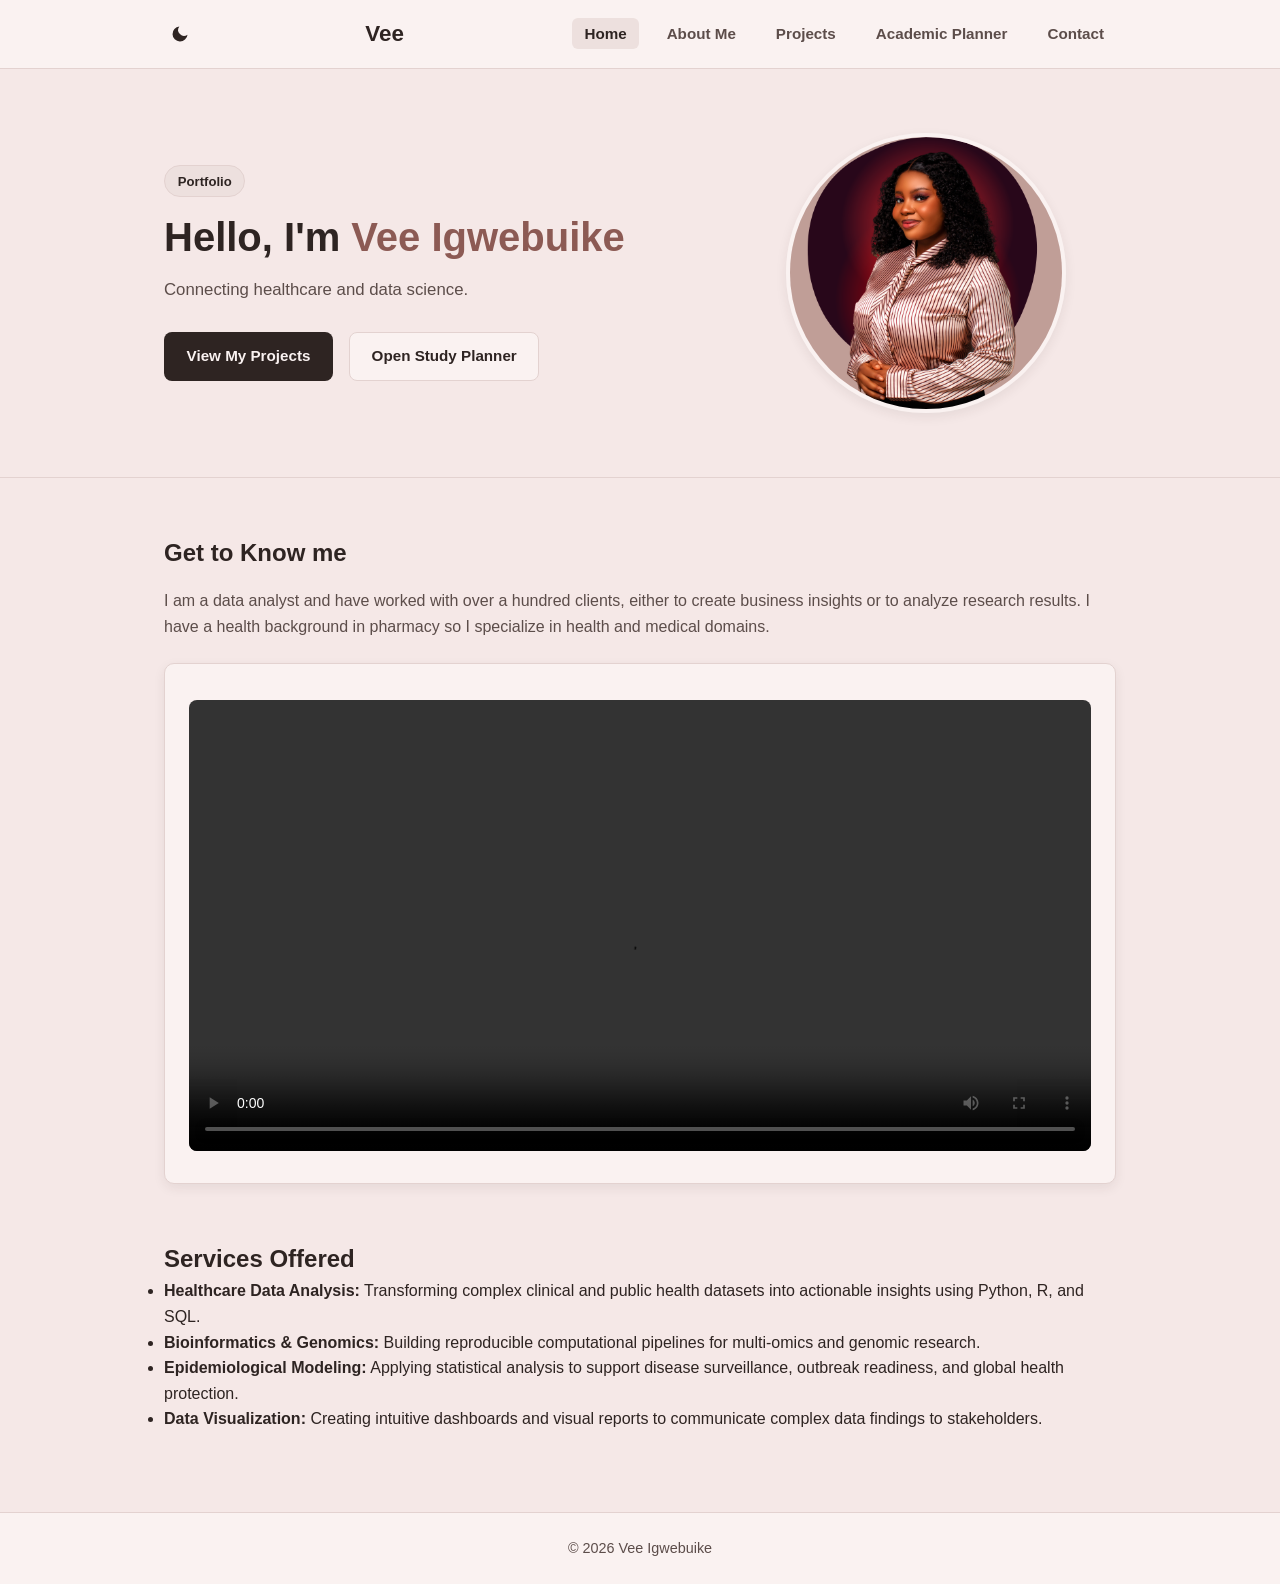
<file: index.html>
<!DOCTYPE html>
<html lang="en">
<head>
  <meta charset="UTF-8">
  <meta name="viewport" content="width=device-width, initial-scale=1.0">
  <title>Vee Igwebuike</title>
  <link rel="stylesheet" href="css/style.css">
</head>
<body>
  <header class="site-header">
    <div class="container nav-container">
      <button id="themeToggle" class="theme-toggle" type="button" aria-label="Toggle dark and light mode">
        <svg width="20" height="20" viewBox="0 0 24 24" fill="currentColor" aria-hidden="true">
          <path d="M21 12.79A9 9 0 1 1 11.21 3 7 7 0 0 0 21 12.79z"></path>
        </svg>
      </button>
      <a href="/" class="logo">Vee</a>
      <button class="menu-toggle" id="menuToggle" aria-label="Toggle navigation">&#9776;</button>
      <nav aria-label="Main Navigation">
        <ul class="nav-links" id="navLinks">
          <li><a href="/" class="active">Home</a></li>
          <li><a href="/about">About Me</a></li>
          <li><a href="/projects">Projects</a></li>
          <li><a href="/planner">Academic Planner</a></li>
          <li><a href="/contact">Contact</a></li>
        </ul>
      </nav>
    </div>
  </header>

  <main>
    <section class="hero fade-in">
      <div class="container hero-grid">
        <div class="hero-text">
          <p class="badge">Portfolio</p>
          <h1>Hello, I'm <span class="highlight">Vee Igwebuike</span></h1>
          <p class="lead">Connecting healthcare and data science.</p>
          <div class="hero-actions">
            <a href="/projects" class="btn btn-primary">View My Projects</a>
            <a href="/planner" class="btn btn-outline">Open Study Planner</a>
          </div>
        </div>
        <div class="hero-image">
          <img src="images/profilepic.png" alt="Profile Picture">
        </div>
      </div>
    </section>

    <section class="bio-section">
      <div class="container">
        <h2>Get to Know me</h2>
        <p>
          I am a data analyst and have worked with over a hundred clients, either to create business insights or to analyze research results. I have a health background in pharmacy so I specialize in health and medical domains.
        </p>

        <!-- HTML Multimedia Requirement (Video) -->
        <div class="media-box">
          <video controls style="max-width: 100%; height: auto; border-radius: 8px;">
            <source src="Assets/viz_placehold.mp4" type="video/mp4">
            Your browser does not support the video tag.
          </video>
        </div>
      </div>
    </section>

    <section class="services-section" style="margin-bottom: 5rem;">
      <div class="container">
        <h2>Services Offered</h2>
        <ul class="styled-list">
          <li><strong>Healthcare Data Analysis:</strong> Transforming complex clinical and public health datasets into actionable insights using Python, R, and SQL.</li>
          <li><strong>Bioinformatics &amp; Genomics:</strong> Building reproducible computational pipelines for multi-omics and genomic research.</li>
          <li><strong>Epidemiological Modeling:</strong> Applying statistical analysis to support disease surveillance, outbreak readiness, and global health protection.</li>
          <li><strong>Data Visualization:</strong> Creating intuitive dashboards and visual reports to communicate complex data findings to stakeholders.</li>
        </ul>
      </div>
    </section>
  </main>

  <footer class="site-footer">
    <div class="container">
      <p>&copy; 2026 Vee Igwebuike</p>
    </div>
  </footer>

  <script src="js/script.js"></script>
</body>
</html>
</file>
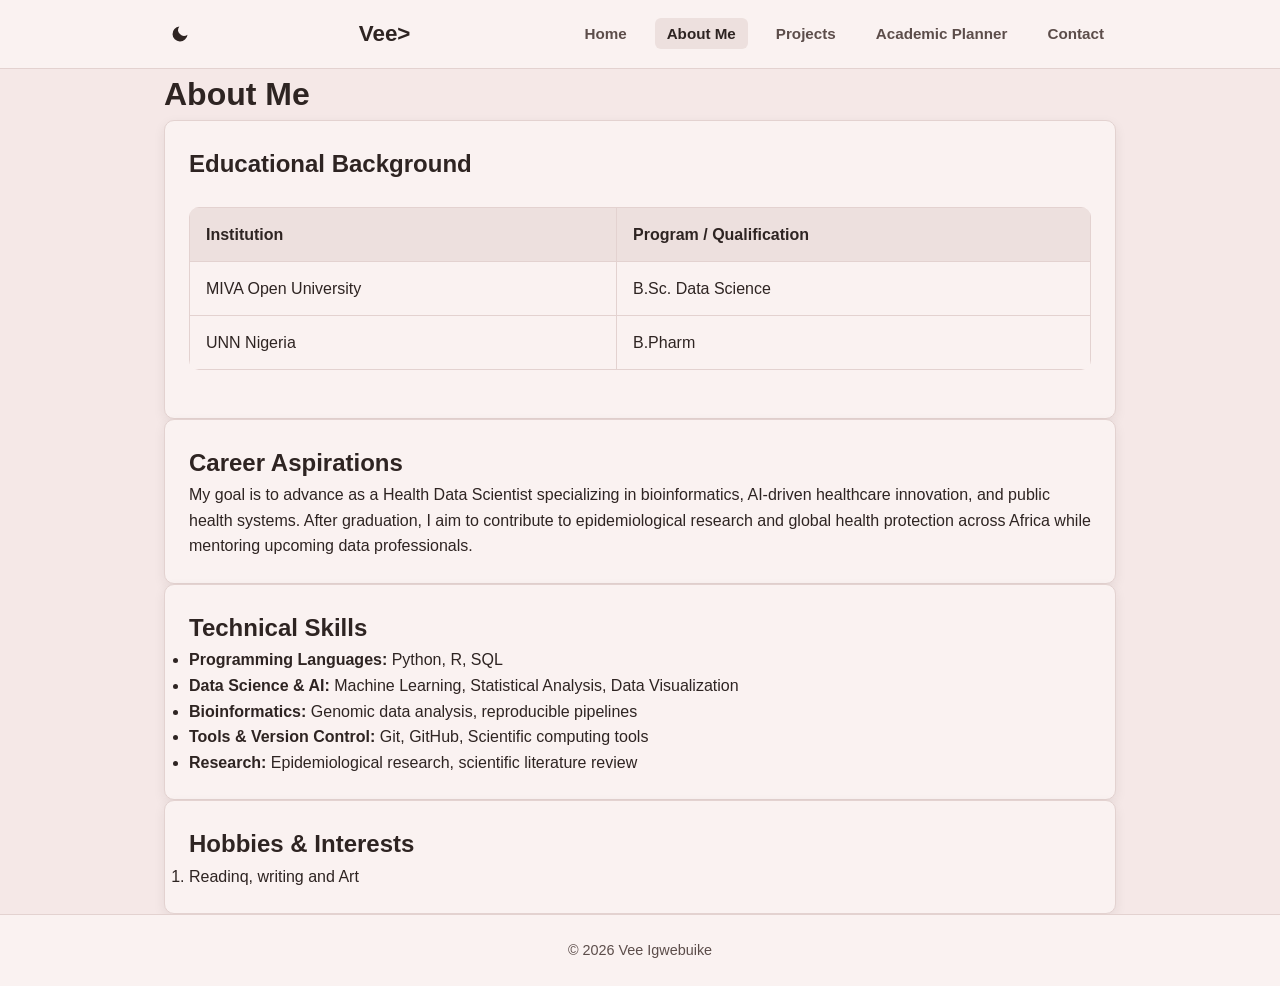
<file: about.html>
<!DOCTYPE html>
<html lang="en">
<head>
  <meta charset="UTF-8">
  <meta name="viewport" content="width=device-width, initial-scale=1.0">
  <title>About Me | Vee Igwebuike</title>
  <link rel="stylesheet" href="css/style.css">
</head>
<body>
 <header class="site-header">
  <div class="container nav-container">
    <button id="themeToggle" class="theme-toggle" type="button" aria-label="Toggle dark and light mode">
      <svg width="20" height="20" viewBox="0 0 24 24" fill="currentColor" aria-hidden="true">
        <path d="M21 12.79A9 9 0 1 1 11.21 3 7 7 0 0 0 21 12.79z"></path>
      </svg>
    </button>
    <a href="/" class="logo">Vee></a>
    <button class="menu-toggle" id="menuToggle" aria-label="Toggle navigation">&#9776;</button>
    <nav aria-label="Main Navigation">
      <ul class="nav-links" id="navLinks">
        <li><a href="/">Home</a></li>
        <li><a href="/about" class="active">About Me</a></li>
        <li><a href="/projects">Projects</a></li>
        <li><a href="/planner">Academic Planner</a></li>
        <li><a href="/contact">Contact</a></li>
      </ul>
    </nav>
  </div>
</header>

  <main class="container page-content fade-in">
    <h1>About Me</h1>

    <section class="card">
     <h2>Educational Background</h2>
<div class="table-wrapper">
  <table>
    <thead>
      <tr>
        <th>Institution</th>
        <th>Program / Qualification</th>
      </tr>
    </thead>
    <tbody>
      <tr>
        <td>MIVA Open University</td>
        <td>B.Sc. Data Science</td>
      </tr>
      <tr>
        <td>UNN Nigeria</td>
        <td>B.Pharm</td>
      </tr>
    </tbody>
  </table>
</div>
    </section>

  <section class="card">
  <h2>Career Aspirations</h2>
  <p>
    My goal is to advance as a Health Data Scientist specializing in bioinformatics, AI-driven healthcare innovation, and public health systems. After graduation, I aim to contribute to epidemiological research and global health protection across Africa while mentoring upcoming data professionals.
  </p>
</section>

  <div class="two-col-grid">
  <section class="card">
    <h2>Technical Skills</h2>
    <ul class="styled-list">
      <li><strong>Programming Languages:</strong> Python, R, SQL</li>
      <li><strong>Data Science &amp; AI:</strong> Machine Learning, Statistical Analysis, Data Visualization</li>
      <li><strong>Bioinformatics:</strong> Genomic data analysis, reproducible pipelines</li>
      <li><strong>Tools &amp; Version Control:</strong> Git, GitHub, Scientific computing tools</li>
      <li><strong>Research:</strong> Epidemiological research, scientific literature review</li>
    </ul>
  </section>

  <section class="card">
    <h2>Hobbies &amp; Interests</h2>
    <ol class="styled-list">
      <li>Readinq, writing and Art</li>
    </ol>
  </section>
</div>
  </main>

  <footer class="site-footer">
    <div class="container">
      <p>&copy; 2026 Vee Igwebuike </p>
    </div>
  </footer>

  <script src="js/script.js"></script>
</body>
</html>
</file>
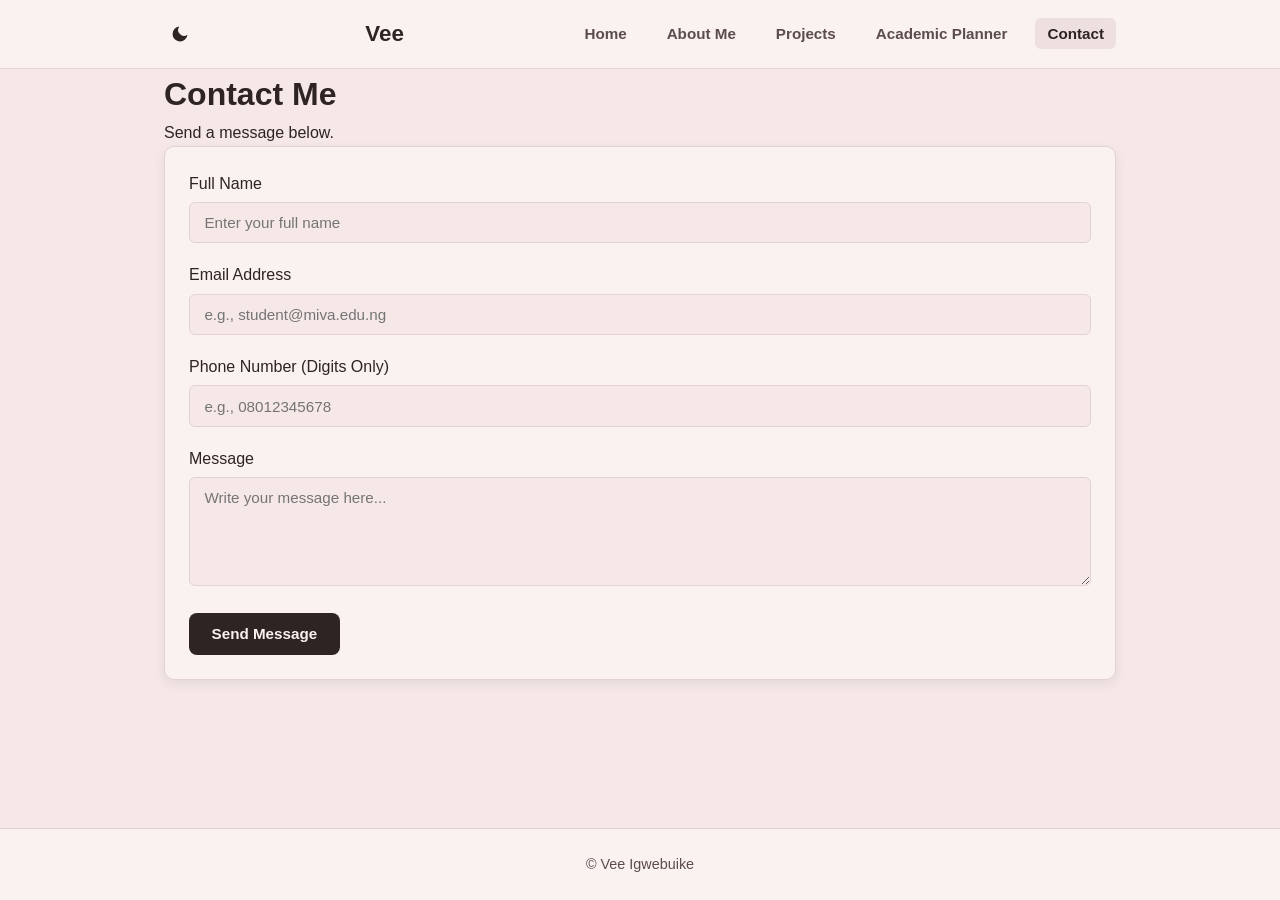
<file: contact.html>
<!DOCTYPE html>
<html lang="en">
<head>
  <meta charset="UTF-8">
  <meta name="viewport" content="width=device-width, initial-scale=1.0">
  <title>Contact | Vee Igwebuike</title>
  <link rel="stylesheet" href="css/style.css">
</head>
<body>
  <header class="site-header">
  <div class="container nav-container">
    <button id="themeToggle" class="theme-toggle" type="button" aria-label="Toggle dark and light mode">
      <svg width="20" height="20" viewBox="0 0 24 24" fill="currentColor" aria-hidden="true">
        <path d="M21 12.79A9 9 0 1 1 11.21 3 7 7 0 0 0 21 12.79z"></path>
      </svg>
    </button>
    <a href="/" class="logo">Vee</a>
    <button class="menu-toggle" id="menuToggle" aria-label="Toggle navigation">&#9776;</button>
    <nav aria-label="Main Navigation">
      <ul class="nav-links" id="navLinks">
        <li><a href="/">Home</a></li>
        <li><a href="/about">About Me</a></li>
        <li><a href="/projects">Projects</a></li>
        <li><a href="/planner">Academic Planner</a></li>
        <li><a href="/contact"class="active">Contact</a></li>
      </ul>
    </nav>
  </div>
</header>

  <main class="container page-content fade-in">
    <h1>Contact Me</h1>
    <p class="section-intro">  Send a message below.</p>

    <section class="card contact-card">
      <form id="contactForm" novalidate>
        <div class="form-group">
          <label for="fullName">Full Name</label>
          <input type="text" id="fullName" name="fullName" placeholder="Enter your full name">
          <small class="error-msg" id="nameError"></small>
        </div>

        <div class="form-group">
          <label for="emailAddress">Email Address</label>
          <input type="email" id="emailAddress" name="emailAddress" placeholder="e.g., student@miva.edu.ng">
          <small class="error-msg" id="emailError"></small>
        </div>

        <div class="form-group">
          <label for="phoneNumber">Phone Number (Digits Only)</label>
          <input type="tel" id="phoneNumber" name="phoneNumber" placeholder="e.g., 08012345678">
          <small class="error-msg" id="phoneError"></small>
        </div>

        <div class="form-group">
          <label for="message">Message</label>
          <textarea id="message" name="message" rows="5" placeholder="Write your message here..."></textarea>
          <small class="error-msg" id="messageError"></small>
        </div>

        <button type="submit" class="btn btn-primary">Send Message</button>
        <div id="formFeedback" class="form-feedback" aria-live="polite"></div>
      </form>
    </section>
  </main>

  <footer class="site-footer">
    <div class="container">
      <p>&copy;  Vee Igwebuike </p>
    </div>
  </footer>

  <script src="js/script.js"></script>
</body>
</html>
</file>
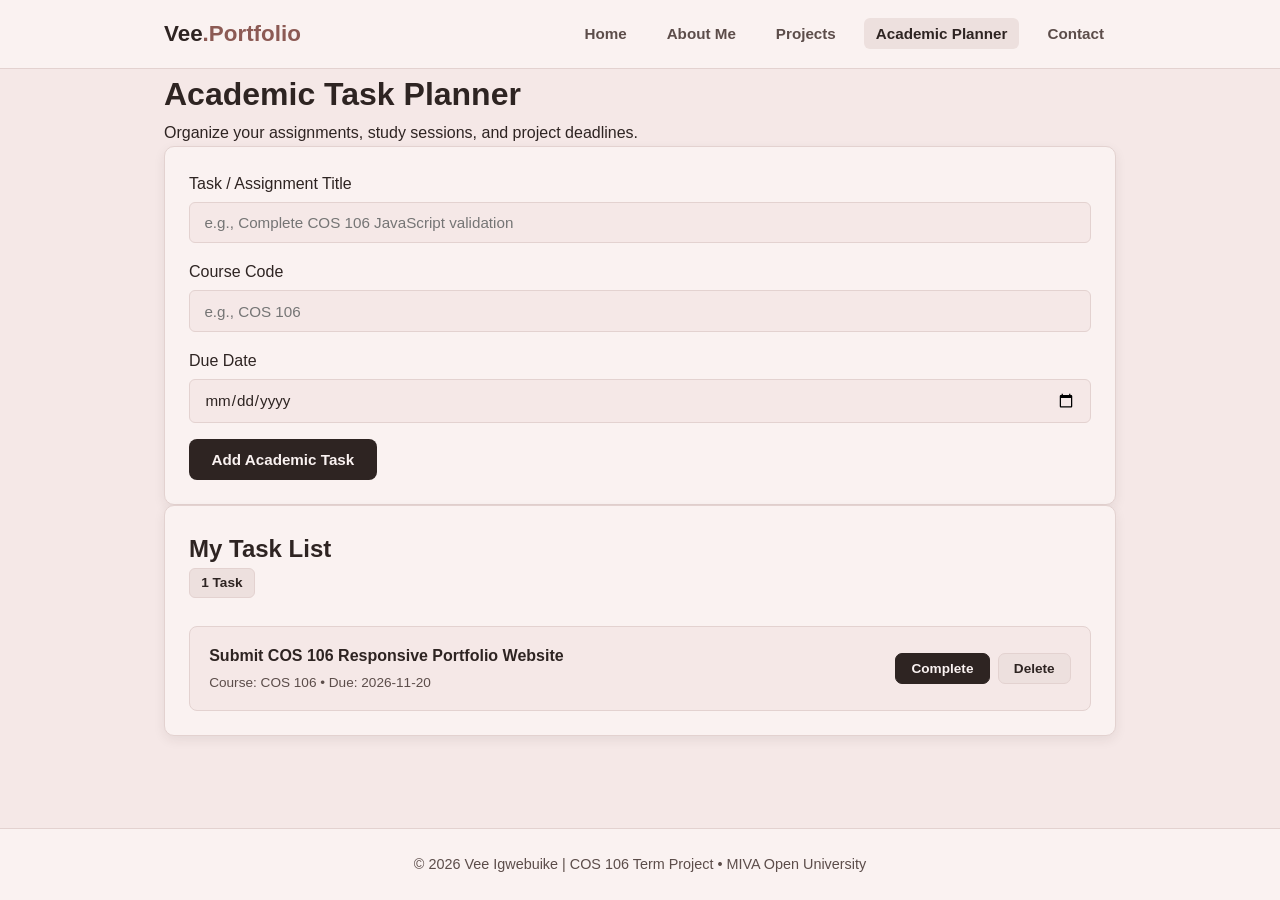
<file: Planner.html>
<!DOCTYPE html>
<html lang="en">
<head>
  <meta charset="UTF-8">
  <meta name="viewport" content="width=device-width, initial-scale=1.0">
  <title>Academic Planner | Vee Igwebuike</title>
  <link rel="stylesheet" href="css/style.css">
</head>
<body>
  <header class="site-header">
    <div class="container nav-container">
      <a href="index.html" class="logo">Vee<span>.Portfolio</span></a>
      <button class="menu-toggle" id="menuToggle" aria-label="Toggle navigation">&#9776;</button>
      <nav aria-label="Main Navigation">
        <ul class="nav-links" id="navLinks">
          <li><a href="index.html">Home</a></li>
          <li><a href="about.html">About Me</a></li>
          <li><a href="projects.html">Projects</a></li>
          <li><a href="planner.html" class="active">Academic Planner</a></li>
          <li><a href="contact.html">Contact</a></li>
        </ul>
      </nav>
    </div>
  </header>

  <main class="container page-content fade-in">
    <h1>Academic Task Planner</h1>
    <p class="section-intro">Organize your assignments, study sessions, and project deadlines.</p>

    <section class="card">
      <form id="plannerForm" class="planner-form">
        <div class="form-group">
          <label for="taskTitle">Task / Assignment Title</label>
          <input type="text" id="taskTitle" placeholder="e.g., Complete COS 106 JavaScript validation" required>
        </div>
        <div class="form-row">
          <div class="form-group">
            <label for="taskCourse">Course Code</label>
            <input type="text" id="taskCourse" placeholder="e.g., COS 106" required>
          </div>
          <div class="form-group">
            <label for="taskDate">Due Date</label>
            <input type="date" id="taskDate" required>
          </div>
        </div>
        <button type="submit" class="btn btn-primary">Add Academic Task</button>
      </form>
    </section>

    <section class="card">
      <div class="planner-header">
        <h2>My Task List</h2>
        <span id="taskCounter" class="badge">0 Tasks</span>
      </div>
      <ul id="taskList" class="task-list">
        <!-- Tasks are dynamically rendered here via JavaScript -->
      </ul>
      <p id="emptyMessage" class="empty-state">No academic tasks added yet. Add a task above to get started!</p>
    </section>
  </main>

  <footer class="site-footer">
    <div class="container">
      <p>&copy; 2026 Vee Igwebuike | COS 106 Term Project &bull; MIVA Open University</p>
    </div>
  </footer>

  <script src="js/script.js"></script>
</body>
</html>
</file>
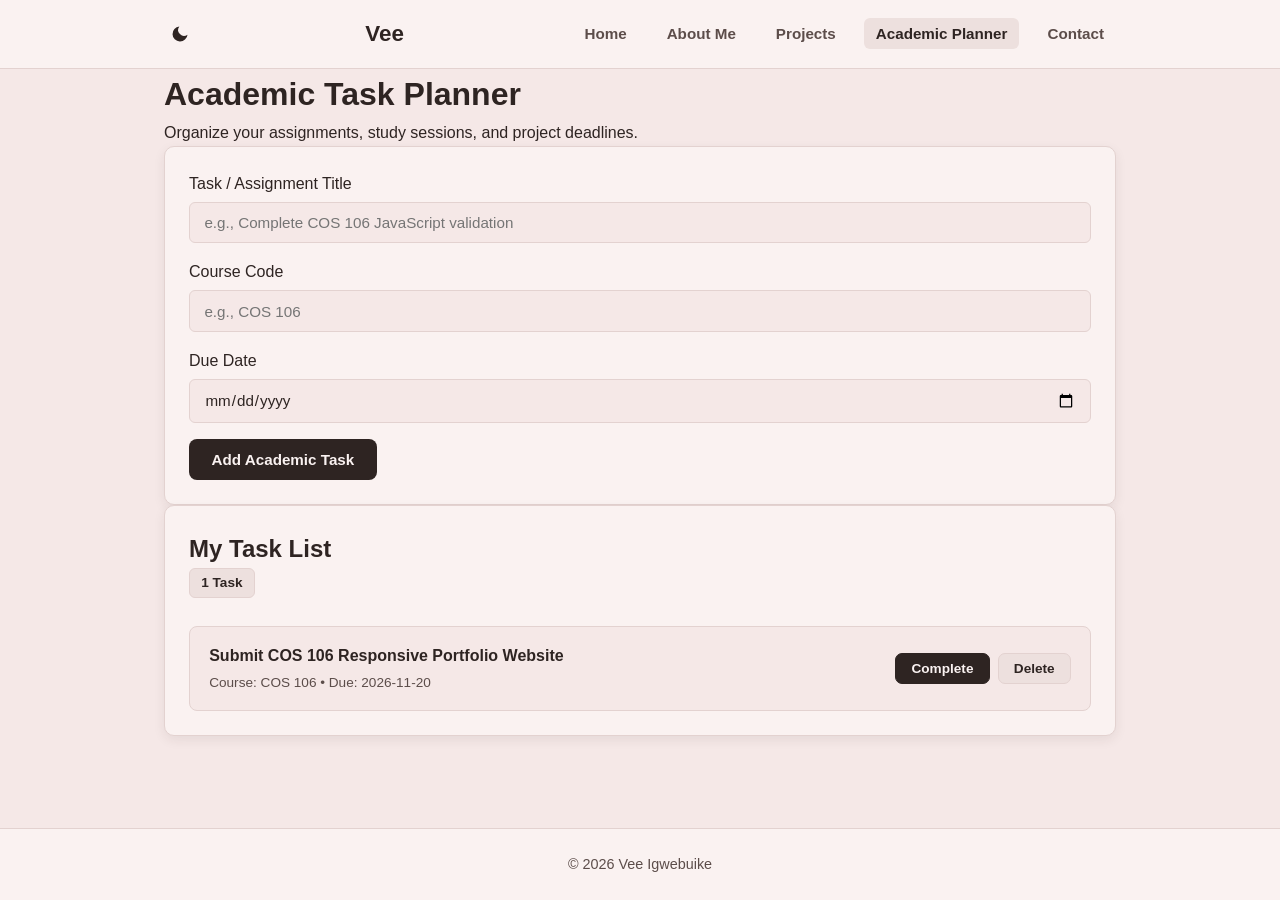
<file: planner.html>
<!DOCTYPE html>
<html lang="en">
<head>
  <meta charset="UTF-8">
  <meta name="viewport" content="width=device-width, initial-scale=1.0">
  <title>Academic Planner | Vee Igwebuike</title>
  <link rel="stylesheet" href="css/style.css">
</head>
<body>
 <header class="site-header">
  <div class="container nav-container">
    <button id="themeToggle" class="theme-toggle" type="button" aria-label="Toggle dark and light mode">
      <svg width="20" height="20" viewBox="0 0 24 24" fill="currentColor" aria-hidden="true">
        <path d="M21 12.79A9 9 0 1 1 11.21 3 7 7 0 0 0 21 12.79z"></path>
      </svg>
    </button>
    <a href="/" class="logo">Vee</a>
    <button class="menu-toggle" id="menuToggle" aria-label="Toggle navigation">&#9776;</button>
    <nav aria-label="Main Navigation">
      <ul class="nav-links" id="navLinks">
        <li><a href="/">Home</a></li>
        <li><a href="/about">About Me</a></li>
        <li><a href="/projects">Projects</a></li>
        <li><a href="/planner" class="active">Academic Planner</a></li>
        <li><a href="/contact">Contact</a></li>
      </ul>
    </nav>
  </div>
</header>

  <main class="container page-content fade-in">
    <h1>Academic Task Planner</h1>
    <p class="section-intro">Organize your assignments, study sessions, and project deadlines.</p>

    <section class="card">
      <form id="plannerForm" class="planner-form">
        <div class="form-group">
          <label for="taskTitle">Task / Assignment Title</label>
          <input type="text" id="taskTitle" placeholder="e.g., Complete COS 106 JavaScript validation" required>
        </div>
        <div class="form-row">
          <div class="form-group">
            <label for="taskCourse">Course Code</label>
            <input type="text" id="taskCourse" placeholder="e.g., COS 106" required>
          </div>
          <div class="form-group">
            <label for="taskDate">Due Date</label>
            <input type="date" id="taskDate" required>
          </div>
        </div>
        <button type="submit" class="btn btn-primary">Add Academic Task</button>
      </form>
    </section>

    <section class="card">
      <div class="planner-header">
        <h2>My Task List</h2>
        <span id="taskCounter" class="badge">0 Tasks</span>
      </div>
      <ul id="taskList" class="task-list">
        <!-- Tasks are dynamically rendered here via JavaScript -->
      </ul>
      <p id="emptyMessage" class="empty-state">No academic tasks added yet. Add a task above to get started!</p>
    </section>
  </main>

  <footer class="site-footer">
    <div class="container">
      <p>&copy; 2026 Vee Igwebuike</p>
    </div>
  </footer>

  <script src="js/script.js"></script>
</body>
</html>
</file>
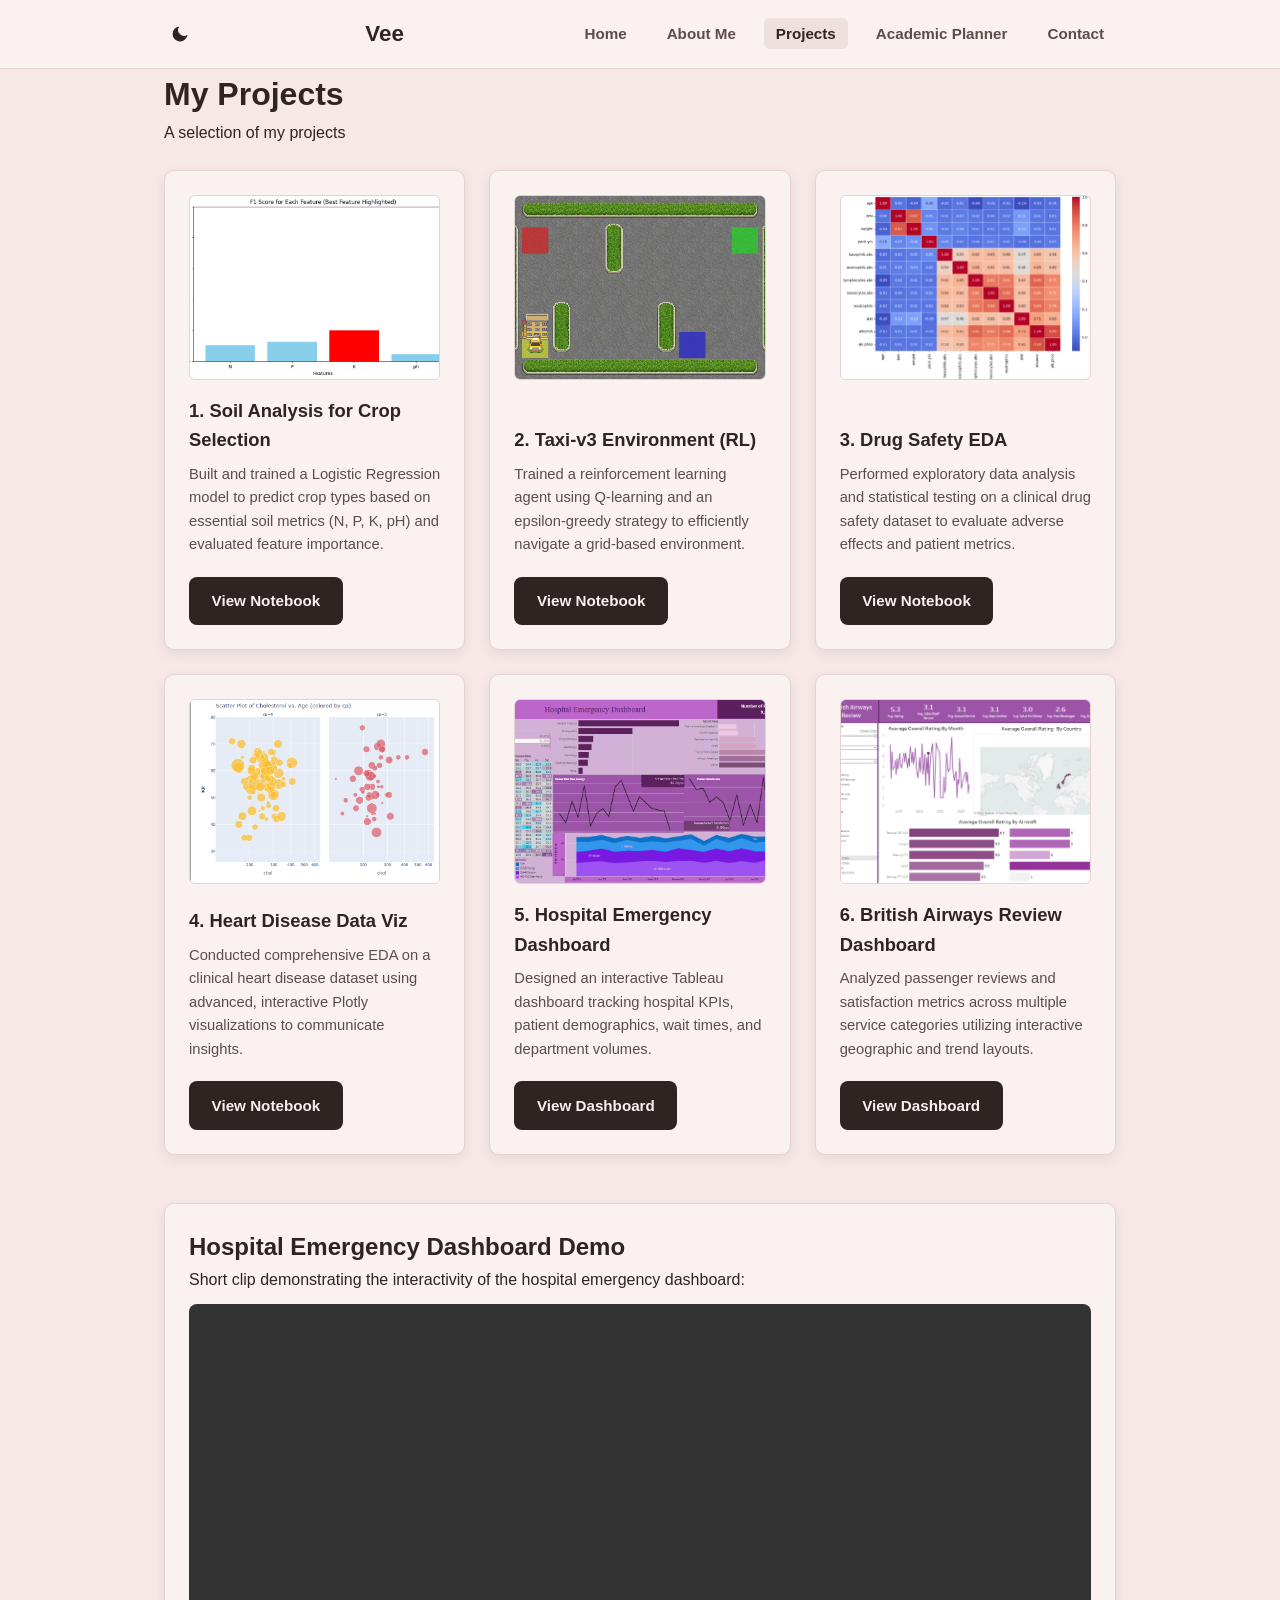
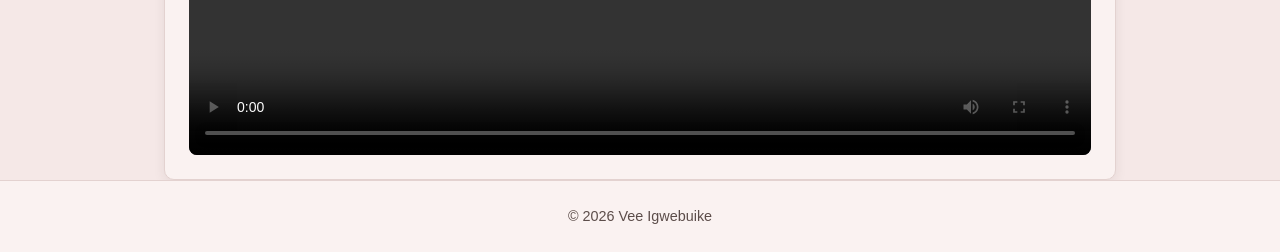
<file: projects.html>
<!DOCTYPE html>
<html lang="en">
<head>
  <meta charset="UTF-8">
  <meta name="viewport" content="width=device-width, initial-scale=1.0">
  <title>Projects | Vee Igwebuike</title>
  <link rel="stylesheet" href="css/style.css">
</head>
<body>
 <header class="site-header">
  <div class="container nav-container">
    <button id="themeToggle" class="theme-toggle" type="button" aria-label="Toggle dark and light mode">
      <svg width="20" height="20" viewBox="0 0 24 24" fill="currentColor" aria-hidden="true">
        <path d="M21 12.79A9 9 0 1 1 11.21 3 7 7 0 0 0 21 12.79z"></path>
      </svg>
    </button>
    <a href="/" class="logo">Vee </a>
    <button class="menu-toggle" id="menuToggle" aria-label="Toggle navigation">&#9776;</button>
    <nav aria-label="Main Navigation">
      <ul class="nav-links" id="navLinks">
        <li><a href="/">Home</a></li>
        <li><a href="/about">About Me</a></li>
        <li><a href="/projects" class="active">Projects</a></li>
        <li><a href="/planner">Academic Planner</a></li>
        <li><a href="/contact">Contact</a></li>
      </ul>
    </nav>
  </div>
</header>
  
  <main class="container page-content fade-in">
    <h1>My Projects</h1>
    <p class="section-intro"> A selection of my projects</p>

    <section class="projects-grid">
      <!-- Project 1 -->
      <article class="project-card">
        <img src="images/Soil_viz.png" alt="Soil Analysis Project">
        <div class="project-body">
          <h3>1. Soil Analysis for Crop Selection</h3>
          <p>
            Built and trained a Logistic Regression model to predict crop types based on essential soil metrics (N, P, K, pH) and evaluated feature importance.
          </p>
          <div class="project-links">
            <a href="https://www.kaggle.com/code/igwebuikeoluchi/soil-analysis-for-crop-selection-using-ml" target="_blank" rel="noopener" class="btn btn-primary">View Notebook</a>
          </div>
        </div>
      </article>

      <!-- Project 2 -->
      <article class="project-card">
        <img src="images/taxi_agent_behavior.gif" alt="Taxi-v3 Environment">
        <div class="project-body">
          <h3>2. Taxi-v3 Environment (RL)</h3>
          <p>
            Trained a reinforcement learning agent using Q-learning and an epsilon-greedy strategy to efficiently navigate a grid-based environment.
          </p>
          <div class="project-links">
            <a href="https://www.kaggle.com/code/igwebuikeoluchi/taxi-v3-environment" target="_blank" rel="noopener" class="btn btn-primary">View Notebook</a>
          </div>
        </div>
      </article>

      <!-- Project 3 -->
      <article class="project-card">
        <img src="images/Drug_Safety_viz.png" alt="Drug Safety EDA">
        <div class="project-body">
          <h3>3. Drug Safety EDA</h3>
          <p>
            Performed exploratory data analysis and statistical testing on a clinical drug safety dataset to evaluate adverse effects and patient metrics.
          </p>
          <div class="project-links">
            <a href="https://www.kaggle.com/code/igwebuikeoluchi/drug-safety-eda" target="_blank" rel="noopener" class="btn btn-primary">View Notebook</a>
          </div>
        </div>
      </article>

      <!-- Project 4 -->
      <article class="project-card">
        <img src="images/Heart_Disease_viz.png" alt="Heart Disease Data Viz">
        <div class="project-body">
          <h3>4. Heart Disease Data Viz</h3>
          <p>
            Conducted comprehensive EDA on a clinical heart disease dataset using advanced, interactive Plotly visualizations to communicate insights.
          </p>
          <div class="project-links">
            <a href="https://www.kaggle.com/code/igwebuikeoluchi/python-ml-data-viz" target="_blank" rel="noopener" class="btn btn-primary">View Notebook</a>
          </div>
        </div>
      </article>

      <!-- Project 5 -->
      <article class="project-card">
        <img src="images/hospital_dashboard.png" alt="Hospital Emergency Dashboard">
        <div class="project-body">
          <h3>5. Hospital Emergency Dashboard</h3>
          <p>
            Designed an interactive Tableau dashboard tracking hospital KPIs, patient demographics, wait times, and department volumes.
          </p>
          <div class="project-links">
            <a href="https://public.tableau.com/app/profile/igwebuike.vee/viz/HospitalEmergencyDashboard_17393130679130/Dashboard" target="_blank" rel="noopener" class="btn btn-primary">View Dashboard</a>
          </div>
        </div>
      </article>

      <!-- Project 6 -->
      <article class="project-card">
        <img src="images/british_airways.png" alt="British Airways Dashboard">
        <div class="project-body">
          <h3>6. British Airways Review Dashboard</h3>
          <p>
            Analyzed passenger reviews and satisfaction metrics across multiple service categories utilizing interactive geographic and trend layouts.
          </p>
          <div class="project-links">
            <a href="https://public.tableau.com/app/profile/igwebuike.vee/viz/BritishAirwaysReview_17382810561040/Dashboard1" target="_blank" rel="noopener" class="btn btn-primary">View Dashboard</a>
          </div>
        </div>
      </article>
    </section>

    <!-- HTML Multimedia Requirement (Video) -->
    <section class="card media-box" style="margin-top: 3rem;">
    <h2>Hospital Emergency Dashboard Demo</h2>
    <p>Short clip demonstrating the interactivity of the hospital emergency dashboard:</p>
    <video controls style="width: 100%; max-width: 100%; display: block; border-radius: 8px;"> 
      <source src="Assets/Interactive_viz.mp4" type="video/mp4">
      Your browser does not support the video tag.
    </video>
</section>
  </main>

  <footer class="site-footer">
    <div class="container">
      <p>&copy; 2026 Vee Igwebuike</p>
    </div>
  </footer>

  <script src="js/script.js"></script>
</body>
</html>
</file>
<file: css/style.css>
/* =========================================
   1. Theme Variables (Light & Dark Mode)
   ========================================= */
:root {
  --bg-color: #f5e8e7;         /* Soft blush page background */
  --surface-color: #faf2f1;    /* Warm cream for header, cards, and planner */
  --text-primary: #2e2422;     /* Deep espresso for headings & main text */
  --text-secondary: #5c4d4a;   /* Muted warm brown for paragraphs */
  --accent-primary: #2e2422;   /* Espresso buttons, active links & badges */
  --accent-hover: #4a3b38;     /* Cocoa hover state */
  --accent-light: #ede0de;     /* Subtle blush tint for pills & active nav */
  --border-color: #e3d2d0;     /* Soft rose-taupe borders */
  --btn-text: #faf2f1;         /* Light text on primary buttons */

  /* Compatibility aliases */
  --primary: var(--accent-primary);
  --primary-dark: var(--accent-hover);
  --accent: #8c5a54;
  --bg-light: var(--bg-color);
  --surface: var(--surface-color);
  --text-main: var(--text-primary);
  --text-muted: var(--text-secondary);
  --border: var(--border-color);
  --danger: #dc2626;
  --success: #16a34a;
  --radius: 10px;
  --shadow: 0 4px 12px rgba(46, 36, 34, 0.08);
}

[data-theme="dark"] {
  --bg-color: #171211;         /* Deep espresso background */
  --surface-color: #221b19;    /* Dark cocoa for header, cards, and planner */
  --text-primary: #faf2f1;     /* Soft rose cream for headings & main text */
  --text-secondary: #c4b2b0;   /* Muted warm taupe for paragraphs */
  --accent-primary: #e8c5c3;   /* Soft blush buttons, active links & badges */
  --accent-hover: #f5e8e7;     /* Lighter blush hover state */
  --accent-light: #332826;     /* Muted dark rose tint for active nav */
  --border-color: #3a2e2c;     /* Subtle warm dark borders */
  --btn-text: #171211;         /* Dark text on primary buttons */

  /* Compatibility aliases */
  --primary: var(--accent-primary);
  --primary-dark: var(--accent-hover);
  --accent: #d49b96;
  --bg-light: var(--bg-color);
  --surface: var(--surface-color);
  --text-main: var(--text-primary);
  --text-muted: var(--text-secondary);
  --border: var(--border-color);
  --shadow: 0 4px 12px rgba(0, 0, 0, 0.4);
}

/* =========================================
   2. Reset & Base Layout
   ========================================= */
* {
  box-sizing: border-box;
  margin: 0;
  padding: 0;
}

body {
  font-family: 'Segoe UI', Tahoma, Geneva, Verdana, sans-serif;
  background-color: var(--bg-color);
  color: var(--text-primary);
  line-height: 1.6;
  display: flex;
  flex-direction: column;
  min-height: 100vh;
  transition: background-color 0.3s ease, color 0.3s ease;
}

main {
  flex: 1;
}

.container {
  width: 100%;
  max-width: 1000px;
  margin: 0 auto;
  padding: 0 1.5rem;
}

/* =========================================
   3. Header & Navigation (Flexbox)
   ========================================= */
.site-header {
  background-color: var(--surface-color);
  border-bottom: 1px solid var(--border-color);
  position: sticky;
  top: 0;
  z-index: 100;
}

.nav-container {
  display: flex;
  justify-content: space-between;
  align-items: center;
  padding-top: 1rem;
  padding-bottom: 1rem;
}

.logo {
  font-size: 1.4rem;
  font-weight: 800;
  color: var(--text-primary);
  text-decoration: none;
}

.logo span {
  color: var(--accent);
}

.nav-links {
  list-style: none;
  display: flex;
  align-items: center;
  gap: 1rem;
}

.nav-links a {
  text-decoration: none;
  color: var(--text-secondary);
  font-weight: 600;
  font-size: 0.95rem;
  padding: 0.45rem 0.75rem;
  border-radius: 6px;
  transition: background-color 0.2s ease, color 0.2s ease;
}

.nav-links a:hover,
.nav-links a.active {
  color: var(--accent-primary);
  background-color: var(--accent-light);
}

.menu-toggle {
  display: none;
  background: none;
  border: 1px solid var(--border-color);
  color: var(--text-primary);
  font-size: 1.4rem;
  padding: 0.25rem 0.6rem;
  border-radius: 6px;
  cursor: pointer;
}

.theme-toggle {
  background: transparent;
  border: none;
  color: var(--text-primary);
  padding: 0.4rem;
  display: inline-flex;
  align-items: center;
  justify-content: center;
  cursor: pointer;
  border-radius: 50%;
  transition: opacity 0.2s ease, transform 0.2s ease;
}

.theme-toggle:hover {
  opacity: 0.7;
  transform: scale(1.08);
}
/* =========================================
   4. Hero Section (CSS Grid)
   ========================================= */
.hero {
  padding: 4rem 0;
  border-bottom: 1px solid var(--border-color);
}

.hero-grid {
  display: grid;
  grid-template-columns: 1.4fr 1fr;
  align-items: center;
  gap: 2.5rem;
}

.badge {
  display: inline-block;
  background-color: var(--accent-light);
  color: var(--accent-primary);
  border: 1px solid var(--border-color);
  padding: 0.3rem 0.8rem;
  border-radius: 999px;
  font-size: 0.82rem;
  font-weight: 700;
  margin-bottom: 1rem;
}

.hero-text h1 {
  font-size: 2.5rem;
  line-height: 1.2;
  margin-bottom: 1rem;
}

.highlight {
  color: var(--accent);
}

.lead {
  color: var(--text-secondary);
  font-size: 1.05rem;
  margin-bottom: 1.75rem;
}

.hero-actions {
  display: flex;
  flex-wrap: wrap;
  gap: 1rem;
}

.btn {
  display: inline-block;
  padding: 0.7rem 1.35rem;
  border-radius: 8px;
  font-weight: 600;
  font-size: 0.95rem;
  text-decoration: none;
  cursor: pointer;
  border: 1px solid transparent;
  transition: transform 0.2s ease, background-color 0.2s ease;
}

.btn:hover {
  transform: translateY(-2px);
}

.btn-primary {
  background-color: var(--accent-primary);
  color: var(--btn-text);
}

.btn-primary:hover {
  background-color: var(--accent-hover);
}

.btn-outline {
  background-color: var(--surface-color);
  color: var(--text-primary);
  border-color: var(--border-color);
}

.btn-outline:hover {
  background-color: var(--accent-light);
}

.hero-image {
  display: flex;
  justify-content: center;
}

.hero-image img {
  width: 280px;
  height: 280px;
  object-fit: cover;
  border-radius: 50%;
  border: 4px solid var(--surface-color);
  box-shadow: var(--shadow);
}

/* =========================================
   5. Bio, Cards, Tables & Forms
   ========================================= */
img {
  max-width: 100%;
  height: auto;
  display: block;
}

.bio-section,
.page-section {
  padding: 3.5rem 0;
}

.bio-section h2,
.page-section h1,
.page-section h2 {
  margin-bottom: 1rem;
}

.page-section h2 {
  margin-top: 2rem;
}

.bio-section p,
.page-section p {
  color: var(--text-secondary);
  margin-bottom: 1.25rem;
}

.page-section ul:not(.nav-links):not(#taskList),
.page-section ol {
  padding-left: 1.5rem;
  margin-bottom: 1.5rem;
  color: var(--text-secondary);
}

.page-section li {
  margin-bottom: 0.45rem;
}

.media-box,
.card,
.project-card,
.planner-box,
.contact-form {
  background-color: var(--surface-color);
  border: 1px solid var(--border-color);
  border-radius: var(--radius);
  padding: 1.5rem;
  box-shadow: var(--shadow);
}

.media-box {
  margin-top: 1.5rem;
}

.media-box h3 {
  margin-bottom: 0.4rem;
}

.media-box audio,
.media-box video {
  width: 100%;
  max-width: 450px;
  margin-top: 0.75rem;
}

.projects-grid,
.project-grid,
.grid {
  display: grid;
  grid-template-columns: repeat(auto-fit, minmax(280px, 1fr));
  gap: 1.5rem;
  margin-top: 1.5rem;
}

.project-card {
  display: flex;
  flex-direction: column;
  justify-content: space-between;
  transition: transform 0.25s ease, box-shadow 0.25s ease;
}

.project-card:hover {
  transform: translateY(-4px);
}

.card img,
.project-card img {
  width: 100%;
  height: 185px;
  object-fit: cover;
  border-radius: 6px;
  margin-bottom: 1rem;
  border: 1px solid var(--border-color);
}

.project-card h2,
.project-card h3 {
  font-size: 1.15rem;
  margin-top: 0;
  margin-bottom: 0.5rem;
}

.project-card p {
  color: var(--text-secondary);
  font-size: 0.92rem;
  margin-bottom: 1.25rem;
}

.project-links,
.card-actions {
  display: flex;
  flex-wrap: wrap;
  gap: 0.65rem;
  margin-top: auto;
}

table {
  width: 100%;
  border-collapse: collapse;
  margin: 1.5rem 0;
  background-color: var(--surface-color);
  border-radius: var(--radius);
  overflow: hidden;
}

th, td {
  padding: 0.85rem 1rem;
  text-align: left;
  border: 1px solid var(--border-color);
}

th {
  background-color: var(--accent-light);
  color: var(--text-primary);
}

input, textarea, select {
  width: 100%;
  padding: 0.7rem 0.9rem;
  margin-top: 0.35rem;
  margin-bottom: 1rem;
  border: 1px solid var(--border-color);
  border-radius: 6px;
  background-color: var(--bg-color);
  color: var(--text-primary);
  font-family: inherit;
  font-size: 0.95rem;
}

.error-msg {
  color: var(--danger);
  font-size: 0.85rem;
  margin-top: -0.65rem;
  margin-bottom: 0.85rem;
  display: block;
}

.success-msg {
  color: var(--success);
  font-weight: 600;
  margin-top: 0.75rem;
}

/* =========================================
   6. Footer & Animations
   ========================================= */
.site-footer {
  background-color: var(--surface-color);
  border-top: 1px solid var(--border-color);
  text-align: center;
  padding: 1.5rem 0;
  font-size: 0.9rem;
  color: var(--text-secondary);
}

@keyframes fadeIn {
  from {
    opacity: 0;
    transform: translateY(10px);
  }
  to {
    opacity: 1;
    transform: translateY(0);
  }
}

.fade-in {
  animation: fadeIn 0.5s ease-out;
}

/* =========================================
   7. Mobile Responsive Design
   ========================================= */
@media (max-width: 768px) {
  .menu-toggle {
    display: block;
  }

  .nav-links {
    display: none;
    flex-direction: column;
    width: 100%;
    padding-top: 1rem;
  }

  .nav-links.active,
  .nav-links.show {
    display: flex;
  }

  .nav-container {
    flex-wrap: wrap;
  }

  .hero-grid {
    grid-template-columns: 1fr;
    text-align: center;
  }

  .hero-actions {
    justify-content: center;
  }

  .hero-image {
    order: -1;
  }

  .hero-image img {
    width: 210px;
    height: 210px;
  }
}

/* =========================================
   8. Academic Planner Task List & Buttons
   ========================================= */
#taskCounter {
  display: inline-block;
  background-color: var(--accent-light);
  color: var(--accent-primary);
  border: 1px solid var(--border-color);
  padding: 0.2rem 0.7rem;
  border-radius: 6px;
  font-size: 0.85rem;
  font-weight: 600;
  margin-bottom: 1rem;
}

#taskList {
  list-style: none;
  display: flex;
  flex-direction: column;
  gap: 0.85rem;
  margin-top: 0.75rem;
}

.task-item {
  display: flex;
  justify-content: space-between;
  align-items: center;
  gap: 1rem;
  padding: 1rem 1.2rem;
  background-color: var(--bg-color);
  border: 1px solid var(--border-color);
  border-radius: 8px;
  transition: background-color 0.2s ease, border-color 0.2s ease;
}

.task-item.completed .task-title {
  text-decoration: line-through;
  opacity: 0.6;
}

.task-meta {
  font-size: 0.85rem;
  color: var(--text-secondary);
  margin-top: 0.2rem;
}

.task-actions {
  display: flex;
  gap: 0.5rem;
  flex-shrink: 0;
}

.btn-sm {
  padding: 0.45rem 0.95rem;
  border-radius: 7px;
  font-size: 0.85rem;
  font-weight: 600;
  font-family: inherit;
  cursor: pointer;
  border: 1px solid transparent;
  transition: background-color 0.2s ease, color 0.2s ease, transform 0.15s ease, border-color 0.2s ease;
}

.btn-sm:hover {
  transform: translateY(-1px);
}

.btn-complete {
  background-color: var(--accent-primary);
  color: var(--btn-text);
  border-color: var(--accent-primary);
}

.btn-complete:hover {
  background-color: var(--accent-hover);
  border-color: var(--accent-hover);
}

.btn-delete {
  background-color: var(--accent-light);
  color: var(--text-primary);
  border-color: var(--border-color);
}

.btn-delete:hover {
  background-color: #8c2d2d;
  color: #faf2f1;
  border-color: #8c2d2d;
}

@media (max-width: 600px) {
  .task-item {
    flex-direction: column;
    align-items: flex-start;
  }
}
</file>
